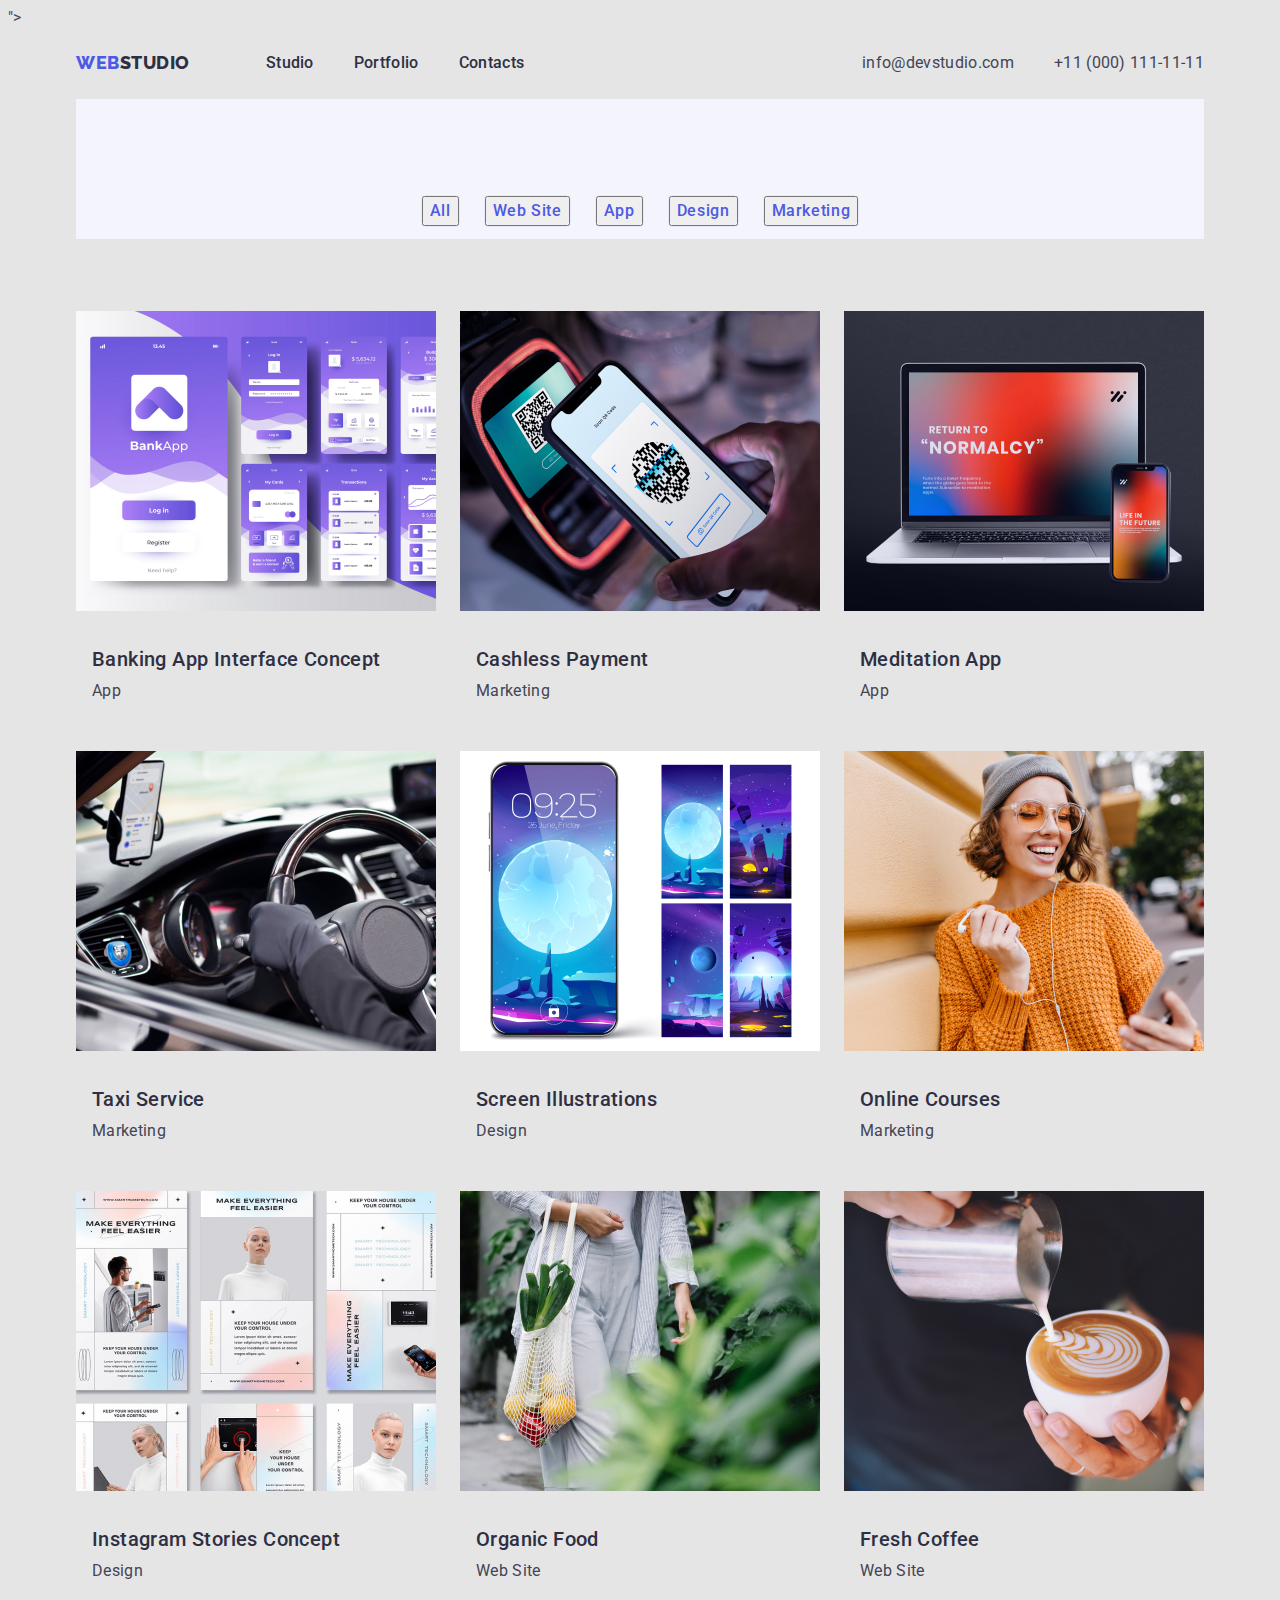
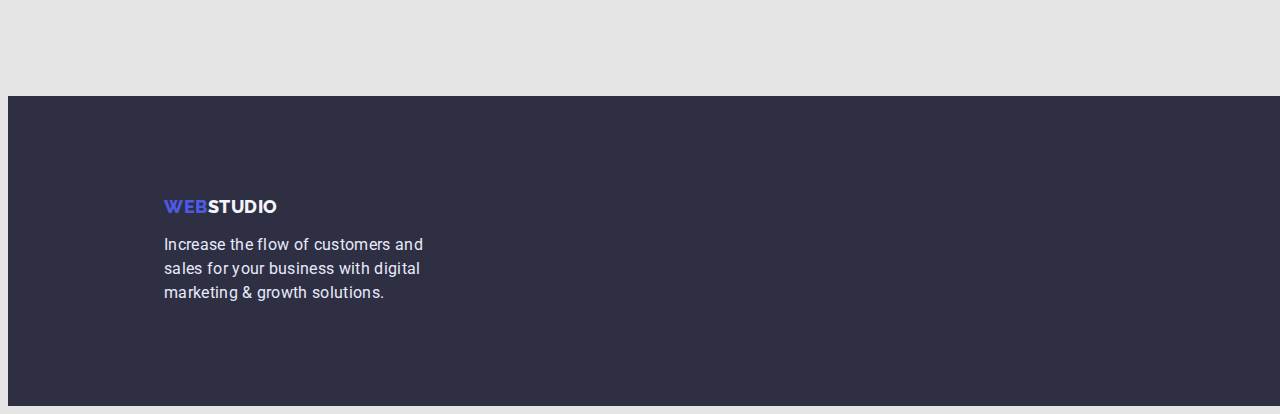
<file: portfolio.html>
<!DOCTYPE html>
<html lang="en">
  <head>
    <meta charset="UTF-8" />
    <meta http-equiv="X-UA-Compatible" content="IE=edge" />
    <meta name="viewport" content="width=device-width, initial-scale=1.0" />
    <title>Portfolio</title>
    <link rel="preconnect" href="https://fonts.googleapis.com" />
    <link rel="preconnect" href="https://fonts.gstatic.com" crossorigin />
    <link
      href="https://fonts.googleapis.com/css2?family=Raleway:wght@800&family=Roboto:wght@400;500;700;900&display=swap"
      rel="stylesheet"
    />
    <link
      rel="stylesheet"
      href="https://cdnjs.cloudflare.com/ajax/libs/modern-normalize/1.1.0/modern-normalize.min.css"
      integrity="sha512-wpPYUAdjBVSE4KJnH1VR1HeZfpl1ub8YT/NKx4PuQ5NmX2tKuGu6U/JRp5y+Y8XG2tV+wKQpNHVUX03MfMFn9Q=="
      crossorigin="anonymous"
      referrerpolicy="no-referrer"
    />
    ">
    <link rel="stylesheet" href="./css/styles.css" />
  </head>

  <body class="page">
    <!--Шапка сайту -->
    <header class="page-header link">
      <div class="container header-container">
        <nav class="header-nav">
          <a class="page-header-logo link" href="./index.html">
            WEB
            <span class="studio-header">Studio</span>
          </a>
          <ul class="site-nav list">
            <li class="site-nav-contacts">
              <a class="pages-studio link" href="./index.html">Studio</a>
            </li>
            <li class="site-nav-contacts">
              <a class="pages-portfolio link" href="./portfolio.html"
                >Portfolio</a
              >
            </li>
            <li class="site-nav-contacts">
              <a class="pages-contacts link" href="">Contacts</a>
            </li>
          </ul>
        </nav>
        <address class="contacts list">
          <ul class="adress-nav list">
            <li class="adress-nav-contacts list">
              <a class="communication link" href="mailto:info@devstudio.com"
                >info@devstudio.com</a
              >
            </li>
            <li class="adress-nav-contacts list">
              <a class="communication link" href="tel:+110001111111"
                >+11 (000) 111-11-11</a
              >
            </li>
          </ul>
        </address>
      </div>
    </header>
    <!-- Герой -->
    <main>
      <section class="hero">
        <div class="container hero-container">
          <h1 hidden>Hello</h1>
          <ul class="navigation list">
            <li class="menu-list link">
              <button class="button" type="button">All</button>
            </li>
            <li class="menu-list link">
              <button class="button" type="button">Web Site</button>
            </li>
            <li class="menu-list link">
              <button class="button" type="button">App</button>
            </li>
            <li class="menu-list link">
              <button class="button" type="button">Design</button>
            </li>
            <li class="menu-list link">
              <button class="button" type="button">Marketing</button>
            </li>
          </ul>
          <ul class="sites list">
            <li class="sites-list link">
              <a class="our-sites link" href="#">
                <img
                  src="./images/row1/bankingapp.jpg"
                  alt="Banking App"
                  width="360"
                  height="300"
                />
                <h2 class="app">Banking App Interface Concept</h2>
                <p class="text">App</p>
              </a>
            </li>
            <li class="sites-list link">
              <a class="our-sites link" href="#">
                <img
                  src="./images/row1/cashlesspayment.jpg"
                  alt="Cashless Payment"
                  width="360"
                  height="300"
                />
                <h2 class="app">Cashless Payment</h2>
                <p class="text">Marketing</p>
              </a>
            </li>
            <li class="sites-list link">
              <a class="our-sites link" href="./">
                <img
                  src="./images/row1/meditaionapp.jpg"
                  alt="Meditation App"
                  width="360"
                  height="300"
                />
                <h2 class="app">Meditation App</h2>
                <p class="text">App</p>
              </a>
            </li>
            <li class="sites-list link">
              <a class="our-sites link" href="./">
                <img
                  src="./images/rov2/taxiservice.jpg"
                  alt="Taxi Service"
                  width="360"
                  height="300"
                />
                <h2 class="app">Taxi Service</h2>
                <p class="text">Marketing</p>
              </a>
            </li>
            <li class="sites-list link">
              <a class="our-sites link" href="./"
                ><img
                  src="./images/rov2/screenillustrations.jpg"
                  alt="Screen Illustrations"
                  width="360"
                  height="300"
                />
                <h2 class="app">Screen Illustrations</h2>
                <p class="text">Design</p>
              </a>
            </li>
            <li class="sites-list link">
              <a class="our-sites link" href="./">
                <img
                  src="./images/rov2/onlinecourses.jpg"
                  alt="Online Courses"
                  width="360"
                  height="300"
                />
                <h2 class="app">Online Courses</h2>
                <p class="text">Marketing</p>
              </a>
            </li>
            <li class="sites-list link">
              <a class="our-sites link" href="./">
                <img
                  src="./images/row3/instagramstories.jpg"
                  alt="Instagram Stories Concept"
                  width="360"
                  height="300"
                />
                <h2 class="app">Instagram Stories Concept</h2>
                <p class="text">Design</p>
              </a>
            </li>
            <li class="sites-list link">
              <a class="our-sites link" href="./">
                <img
                  src="./images/row3/organicfood.jpg"
                  alt="Organic Food"
                  width="360"
                  height="300"
                />
                <h2 class="app">Organic Food</h2>
                <p class="text">Web Site</p>
              </a>
            </li>
            <li class="sites-list link">
              <a class="our-sites link" href="./">
                <img
                  src="./images/row3/freshcoffee.jpg"
                  alt="Fresh Coffee"
                  width="360"
                  height="300"
                />
                <h2 class="app">Fresh Coffee</h2>
                <p class="text">Web Site</p>
              </a>
            </li>
          </ul>
        </div>
      </section>
    </main>

    <!-- Підвал -->
    <footer class="page-footer">
      <div class="container footer-container">
        <a class="page-footer-logo link" href="./index.html">
          WEB
          <span class="studio-footer">Studio</span>
        </a>
        <p class="footer-text">
          Increase the flow of customers and sales for your business with
          digital marketing & growth solutions.
        </p>
      </div>
    </footer>
  </body>
</html>
</file>
<file: css/styles.css>
*,
*::before,
*::after {
  box-sizing: border-box;
}
.body {
  font-family: "Roboto", sans-serif;
  color: #434455;
  background-color: #e5e5e5;
}

:root {
  --primary-brand-color: #4d5ae5;
  --pressed-state-color: #404bbf;
  --dark-color: #2e2f42;
  --success-color: #31d0aa;
  --text-color: #434455;
  --subtle-text-color: #8e8f99;
  --accent-color: #e7e9fc;
  --light-color: #f4f4fd;
  --modal-overlay-color: #2e2f42;
  --hero-background-color: #2e2f42;
}

p,
h1,
h2,
h3,
h4,
h5,
h6 {
  margin: 0;
}
ul {
  padding-left: 0;
  margin: 0;
}
address {
  font-style: normal;
}

img {
  display: inline-block;
}

.hero .h1 {
  font-family: "Roboto";
  font-style: normal;
  font-weight: 700;
  font-size: 56px;
  line-height: 1.07;
  text-align: center;
  letter-spacing: 0.02em;
  color: #ffffff;
  margin: 0 auto;
  padding: 188px 472px 48px;
}

/* section 1 */

/* section 2 */
/* .title-tools {
 width: 323px;
height: 40px;
margin: 0 auto;
padding-top: 120px;
padding-bottom: 72px;
font-family: 'Roboto';
font-style: normal;
font-weight: 700;
font-size: 36px;
line-height: 1.11;
text-align: center;
letter-spacing: 0.02em;
text-transform: capitalize;
color: #2E2F42;
display: flex;
} */

.app {
  font-family: "Roboto";
  font-style: normal;
  font-weight: 500;
  font-size: 20px;
  line-height: 1.2;
  letter-spacing: 0.02em;
  color: #2e2f42;
  padding-top: 32px;
  padding-bottom: 8px;
  padding-left: 16px;
}

.tools-out > img {
  display: inline-block;
  max-width: 360px;
  max-height: 300px;
}

.page-footer-logo:hover,
.page-footer-logo:focus {
  color: #404bbf;
}

.menu {
  display: flex;
  justify-content: center;
  align-items: center;
  border: transparent;
  text-transform: none;
  color: #4d5ae5;
  background-color: #f4f4fd;
  padding: 12px 24px;
  gap: 24px;
}

.menu-list-all {
  background: #404bbf;
  box-shadow: 0px 3px 1px rgba(0, 0, 0, 0.1), 0px 2px 1px rgba(0, 0, 0, 0.08),
    0px 2px 2px rgba(0, 0, 0, 0.12);
  border-radius: 4px;
}

.sites {
  display: flex;
  flex-wrap: wrap;
  column-gap: 24px;
  row-gap: 48px;
  padding-top: 72px;
}
.sites-list {
  max-width: calc((100% - 48px) / 3);
  display: block;
}
.menu-list {
  max-width: 360px;
  max-height: 420px;
}

.link {
  text-decoration: none;
}

.site-nav {
  display: flex;
  gap: 40px;
}
.list {
  list-style: none;
}

.site-nav {
  font-family: "Roboto";
  font-style: normal;
  font-weight: 500;
  font-size: 16px;
  line-height: 24px;
  letter-spacing: 0.02em;
  color: #2e2f42;
}

.contacts a {
  color: #434455;
}

.contacts a:hover,
.contacts a:focus {
  color: #404bbf;
}

.menu {
}
.menu-list {
  background: #f4f4fd;
  border: 1px solid #e7e9fc;
  border-radius: 4px;
}
.button {
  font-family: "Roboto", sans-serif;
  font-style: normal;
  font-weight: 500;
  font-size: 16px;
  line-height: 1.5;
  display: flex;
  align-items: center;
  text-align: center;
  letter-spacing: 0.04em;
  color: #4d5ae5;
  cursor: pointer;
}
.button:hover,
.button:focus,
.button:active {
  background: #404bbf;
  box-shadow: 0px 3px 1px rgba(0, 0, 0, 0.1), 0px 2px 1px rgba(0, 0, 0, 0.08),
    0px 2px 2px rgba(0, 0, 0, 0.12);
  border-radius: 4px;
  color: #ffffff;
}

.app {
  font-family: "Roboto";
  font-style: normal;
  font-weight: 500;
  font-size: 20px;
  line-height: 1.2;
  letter-spacing: 0.02em;
  color: #2e2f42;
}

.page {
  font-family: "Roboto", sans-serif;
  color: #434455;
  background-color: #e5e5e5;
}
.page-header {
  display: flex;
  background-color: #e5e5e5;
}
.page-header-logo:hover,
.page-header-logo:focus {
  color: #404bbf;
}
.link {
}
.container {
  width: 1158px;
  padding-left: 15px;
  padding-right: 15px;
  margin: 0 auto;
  /* outline: 2px solid red; */
}
.header-container {
  display: flex;
  align-items: center;
  margin-right: auto;
  width: 1158px;
  height: 72px;
  left: 0px;
  top: 0px;
}
.header-nav {
  display: flex;
  align-items: center;
  margin-right: auto;
}
.page-header-logo {
  font-family: "Raleway", sans-serif;
  font-style: normal;
  font-weight: 800;
  font-size: 18px;
  line-height: 1.17;
  letter-spacing: 0.03em;
  text-transform: uppercase;
  color: #4d5ae5;
  text-decoration: none;
  margin-right: 76px;
  display: flex;
  flex-direction: row;
  align-items: flex-start;
  padding: 0px;
}
.studio-header {
  color: #2e2f42;
}
.site-nav a:hover,
.site-nav a:focus {
  color: #404bbf;
}
.navigation {
  display: flex;
  flex-direction: row;
  justify-content: center;
  border: transparent;
  text-transform: none;
  color: #4d5ae5;
  background-color: #f4f4fd;
  padding: 12px 24px;
  gap: 24px;
  padding-top: 96px;
}
.site-nav-contacts {
  color: var(--dark-color);
  list-style: none;
  text-decoration: none;
  display: flex;
}
.pages-studio,
.pages-portfolio,
.pages-contacts {
  color: var(--dark-color);
  list-style: none;
  text-decoration: none;
}

.contacts {
  font-family: "Roboto";
  font-style: normal;
  font-weight: 400;
  font-size: 16px;
  line-height: 24px;
  letter-spacing: 0.02em;
  color: #434455;
}
.adress-nav {
  font-family: "Roboto";
  font-style: normal;
  font-weight: 400;
  font-size: 16px;
  line-height: 1.5;
  letter-spacing: 0.02em;
  color: #434455;
  display: flex;
  gap: 40px;
}
.adress-nav-contacts {
}
.communication {
}
.hero {
}
.hero-wrap {
  background-color: #2e2f42;
  width: 1440px;
  height: 600px;
  left: 0px;
  top: 72px;
}
.title {
  width: 496px;
  font-family: "Roboto";
  font-style: normal;
  font-weight: 700;
  font-size: 56px;
  line-height: 1.07;
  text-align: center;
  letter-spacing: 0.02em;
  color: #ffffff;
  margin: 0 auto;
  padding-top: 188px;
  padding-bottom: 48px;
}

.btn {
  align-items: flex-start;
  width: 169px;
  height: 56px;

  background: #404bbf;
  box-shadow: 0px 4px 4px rgba(0, 0, 0, 0.15);
  border-radius: 4px;
  cursor: pointer;
  margin: 0 auto;
  font-family: "Roboto", sans-serif;
  font-style: normal;
  font-weight: 500;
  font-size: 16px;
  line-height: 1.5;
  display: flex;
  align-items: center;
  letter-spacing: 0.04em;
  color: #ffffff;
  padding-left: 32px;
}

.btn:hover {
  background: #4d5ae5;
  box-shadow: 0px 1px 6px rgba(46, 47, 66, 0.08),
    0px 1px 1px rgba(46, 47, 66, 0.16), 0px 2px 1px rgba(46, 47, 66, 0.08);
  border-radius: 4px;
}
.hero-img {
  display: block;
  max-width: 100%;
  height: auto;
}
.advantages-list {
  width: 1158px;
  height: 104px;
  margin: 0 auto;
  padding-bottom: 120px;
  padding-top: 120px;
  display: flex;
  gap: 24px;
  align-items: center;
}
.hello {
}
.items {
  max-width: 264px;
  max-height: 104px;
}
.our-advantages {
  display: flex;
  gap: 24px;
  align-items: center;
}
.advantages-strategy {
}
.advantages {
  font-family: "Roboto";
  font-style: normal;
  font-weight: 500;
  font-size: 20px;
  line-height: 1.2;
  letter-spacing: 0.02em;
  color: #2e2f42;
  padding-bottom: 8px;
}
.advantages-team {
  font-family: "Roboto";
  font-style: normal;
  font-weight: 500;
  font-size: 20px;
  line-height: 1.2;
  letter-spacing: 0.02em;
  color: #2e2f42;
  text-align: center;
}
.text {
  font-family: "Roboto";
  font-style: normal;
  font-weight: 400;
  font-size: 16px;
  line-height: 1.5;
  letter-spacing: 0.02em;
  color: #434455;
  padding-left: 16px;

  /* padding: 8px 52px 0 52px ; */
}
.advantages-text {
  font-family: "Roboto";
  font-style: normal;
  font-weight: 400;
  font-size: 16px;
  line-height: 1.5;
  letter-spacing: 0.02em;
  color: #434455;
}
.text-team {
  font-family: "Roboto";
  font-style: normal;
  font-weight: 400;
  font-size: 16px;
  line-height: 1.5;
  letter-spacing: 0.02em;
  color: #434455;
  text-align: center;
}
.team-info {
  padding: 32px 16px;
}
.advantages-punctuality {
}
.advantages-diligence {
}
.advantages-technologies {
}
.title-tools {
  font-family: "Roboto";
  font-style: normal;
  font-weight: 700px;
  font-size: 36px;
  line-height: 1.11;
  text-align: center;
  letter-spacing: 0.02em;
  text-transform: capitalize;
  margin: 0 auto;
  color: #2e2f42;
}
.tools-out {
  display: flex;
  padding-top: 72px;
  column-gap: 24px;
  row-gap: 48px;
}
.tools {
  padding-bottom: 120px;
  background-color: #e5e5e5;
}
.komp {
  padding-left: 0;
  display: block;
  max-width: 100%;
  height: auto;
}
.smartfon {
  display: block;
  max-width: 100%;
  height: auto;
}
.kombi {
  display: block;
  max-width: 100%;
  height: auto;
}
.teams-list {
  background: #f4f4fd;
}
.teams {
  font-family: "Roboto";
  font-style: normal;
  font-weight: 700;
  font-size: 36px;
  line-height: 1.11;
  text-align: center;
  letter-spacing: 0.02em;
  text-transform: capitalize;
  color: #2e2f42;
  padding-bottom: 72px;
}
.team-information {
  font-family: "Roboto";
  font-style: normal;
  font-weight: 500;
  font-size: 20px;
  line-height: 1.2;
  letter-spacing: 0.02em;
  color: #2e2f42;
  display: flex;
  column-gap: 24px;
  row-gap: 48px;
}
.out-team {
  padding-bottom: 120px;
}
.team-foto {
  display: block;
  max-width: 100%;
  height: auto;
}
.team-member {
}
.page-footer {
}
.footer-container {
  background-color: #2e2f42;
  align-items: center;
  margin-right: auto;
  width: 1440px;
  height: 310px;
  padding-left: 156px;
  padding-top: 100px;
}
.page-footer-logo {
  font-family: "Raleway", sans-serif;
  font-weight: 800;
  font-size: 18px;
  line-height: 1.17;
  letter-spacing: 0.03em;
  text-transform: uppercase;
  color: #4d5ae5;
  text-decoration: none;
  display: flex;
}
.footer-text {
  font-family: "Roboto";
  font-style: normal;
  font-weight: 400;
  font-size: 16px;
  line-height: 24px;
  letter-spacing: 0.02em;
  color: #e7e9fc;
  display: flex;
  width: 264px;
  height: 57.6px;
  left: 155px;
  top: 2435px;
  padding-top: 16px;
}
.hero-container {
  padding-bottom: 113px;
}
.studio-footer {
  color: #f4f4fd;
}

.site-nav {
}

.sites-list {
}
.our-sites {
}
</file>
